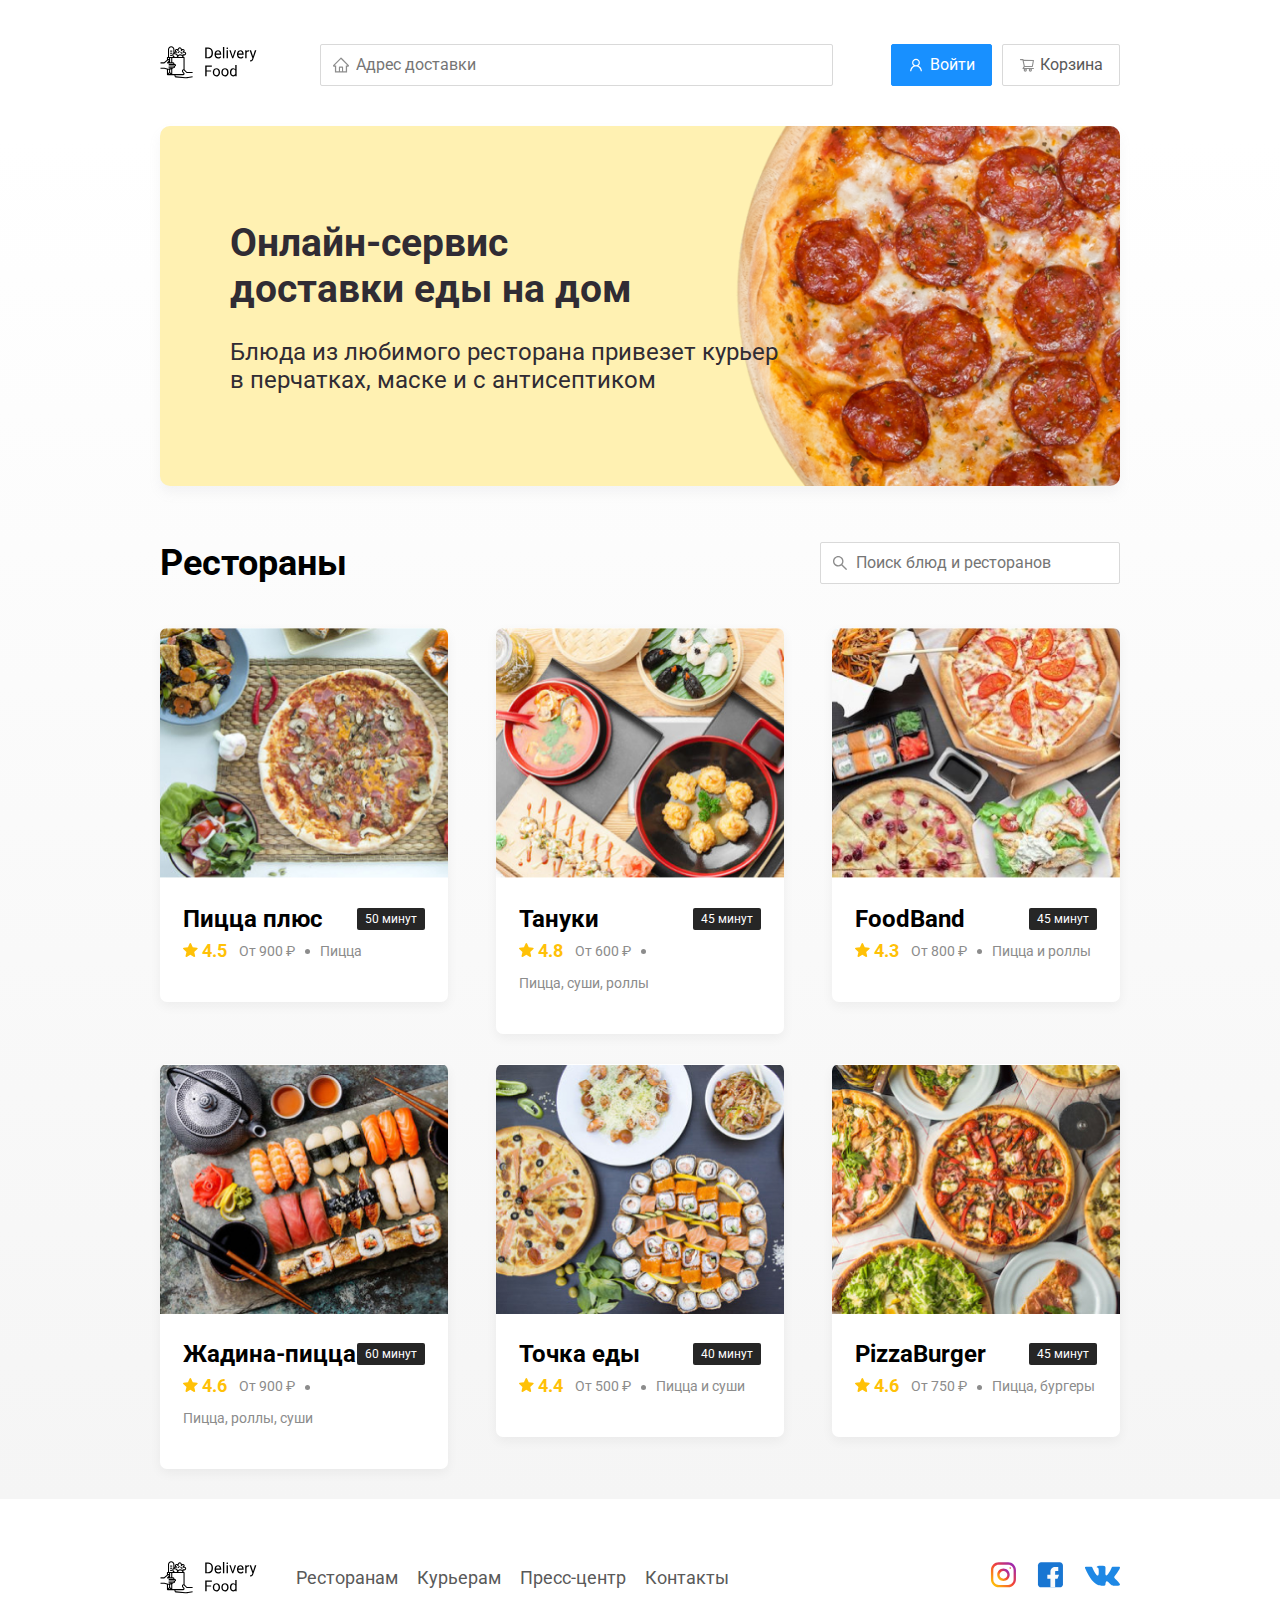
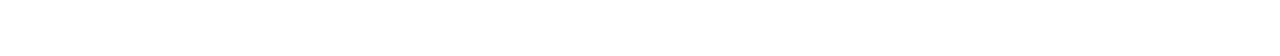
<file: index.html>
<!DOCTYPE html>
<html lang="ru">
<head>
  <meta charset="UTF-8">
  <meta name="viewport" content="width=device-width, initial-scale=1.0">
  <title>Delivery Food - доставка еды на дом</title>
  <link rel="shortcut icon" href="img/favicon.png" type="image/png">
  <link href="https://fonts.googleapis.com/css2?family=Roboto:wght@400;700&display=swap&subset=cyrillic" rel="stylesheet">
  <link rel="stylesheet" href="css/normalize.css">
  <link rel="stylesheet" href="css/style.css">
</head>
<body>
  <div class="container">
    
    <!-- Шапка сайта -->
      <header class="header">
        <!-- Логотип -->
        <a href="index.html" class="logo"><img src="img\logo.svg " alt="Logo "></a>
        <!-- Поле адреса -->
        <input type="text" class="input input-address" placeholder="Адрес доставки">
        <!-- Кнопки -->
        <div class="buttons">
          <button class="button button-primary">
            <img src="img/user.svg" class="button-icon" alt="user">  
            <span button-text>Войти</span>
          </button>
          <button class="button " id="cart-button">
            <img src="img/shopping-cart.svg" class="button-icon" alt="shopping-cart">
            <span class="button-text">Корзина</span>
          </button>
        </div>
      </header>
      <!-- Конец шапки -->
  </div>
  <!-- /. conteiner -->

  <main class="main">
    <div class="container">
            <!-- Раздел PROMO -->
            <section class="promo">
              <h1 class="promo-title">Онлайн-сервис <br> доставки еды на дом</h1>
              <p class="promo-text">Блюда из любимого ресторана привезет курьер в перчатках, маске и с антисептиком</p>
            </section>

            <!-- Раздел RESTARANS -->
            <section class="restaurants">
              <section class="section-heading">
                <h2 class="section-title">Рестораны</h2>
                <input type="text" class="input input-search" placeholder="Поиск блюд и ресторанов">
              </section>

              <div class="cards">
                <a href="restaurant.html" class="card">
                  <img src="img/image.jpg" alt="image" class="card-image">
                  <div class="card-text">
                    <div class="card-heading">
                      <h3 class="card-title">Пицца плюс</h3>
                      <span class="card-tag tag">50 минут</span>
                    </div>
                    <!-- /.card-heading -->

                    <div class="card-info">
                      <div class="rating">
                        <img src="img/ratting.svg" alt="ratting" class="ratting-star">
                        4.5
                      </div>
                      <div class="price">От 900 ₽</div>
                      <div class="category">Пицца</div>
                    </div>
                    <!-- /.card-info -->
                  </div>
                </a>
                <!-- /.card -->

                <a href="restaurant.html" class="card">
                  <img src="img/image2.jpg" alt="image" class="card-image">
                  <div class="card-text">
                    <div class="card-heading">
                      <h3 class="card-title">Тануки</h3>
                      <span class="card-tag tag">45 минут</span>
                    </div>
                    <!-- /.card-heading -->

                    <div class="card-info">
                      <div class="rating"><img src="img/ratting.svg" alt="ratting" class="ratting-star">
                        4.8</div>
                      <div class="price">От 600 ₽</div>
                      <div class="category">Пицца, суши, роллы</div>
                    </div>
                    <!-- /.card-info -->
                  </div>
                </a>
                <!-- /.card -->

                <a href="restaurant.html" class="card">
                  <img src="img/image3.jpg" alt="image" class="card-image">
                  <div class="card-text">
                    <div class="card-heading">
                      <h3 class="card-title">FoodBand</h3>
                      <span class="card-tag tag">45 минут</span>
                    </div>
                    <!-- /.card-heading -->

                    <div class="card-info">
                      <div class="rating"><img src="img/ratting.svg" alt="ratting" class="ratting-star">
                        4.3</div>
                      <div class="price">От 800 ₽</div>
                      <div class="category">Пицца и роллы</div>
                    </div>
                    <!-- /.card-info -->
                  </div>
                </a>
                <!-- /.card -->

                <a href="restaurant.html" class="card">
                  <img src="img/image4.jpg" alt="image" class="card-image">
                  <div class="card-text">
                    <div class="card-heading">
                      <h3 class="card-title">Жадина-пицца</h3>
                      <span class="card-tag tag">60 минут</span>
                    </div>
                    <!-- /.card-heading -->

                    <div class="card-info">
                      <div class="rating"><img src="img/ratting.svg" alt="ratting" class="ratting-star">
                        4.6</div>
                      <div class="price">От 900 ₽</div>
                      <div class="category">Пицца, роллы, суши</div>
                    </div>
                    <!-- /.card-info -->
                  </div>
                </ф>
                <!-- /.card -->

                <a href="restaurant.html" class="card">
                  <img src="img/image5.jpg" alt="image" class="card-image">
                  <div class="card-text">
                    <div class="card-heading">
                      <h3 class="card-title">Точка еды</h3>
                      <span class="card-tag tag">40 минут</span>
                    </div>
                    <!-- /.card-heading -->

                    <div class="card-info">
                      <div class="rating"><img src="img/ratting.svg" alt="ratting" class="ratting-star">
                        4.4</div>
                      <div class="price">От 500 ₽</div>
                      <div class="category">Пицца и суши</div>
                    </div>
                    <!-- /.card-info -->
                  </div>
                </a>
                <!-- /.card -->

                <a href="restaurant.html" class="card">
                  <img src="img/image6.jpg" alt="image" class="card-image">
                  <div class="card-text">
                    <div class="card-heading">
                      <h3 class="card-title">PizzaBurger</h3>
                      <span class="card-tag tag">45 минут</span>
                    </div>
                    <!-- /.card-heading -->

                    <div class="card-info">
                      <div class="rating"><img src="img/ratting.svg" alt="ratting" class="ratting-star">
                        4.6</div>
                      <div class="price">От 750 ₽</div>
                      <div class="category">Пицца, бургеры</div>
                    </div>
                    <!-- /.card-info -->
                  </div>
                </a>
                <!-- /.card -->

              </div>
              <!-- /.cards -->
            </section>
    </div>
    <!-- /. container -->
  </main>  

  <footer class="footer">
    <div class="container">
      <div class="footer-block">
        <img src="img/logo.svg" alt="logo" class="logo footer-logo">
        <nav class="footer-nav">
          <a href="#" class="footer-link">Ресторанам</a>
          <a href="#" class="footer-link">Курьерам</a>
          <a href="#" class="footer-link">Пресс-центр</a>
          <a href="#" class="footer-link">Контакты</a>
        </nav>
        <div class="social-links">
          <a href="#" class="social-link"><img src="img/instagram.svg" alt="instagram"></a>
          <a href="#" class="social-link"><img src="img/facebook.svg" alt="facebook"></a>
          <a href="#" class="social-link"><img src="img/vk.svg" alt="vk"></a>
        </div>
        <!-- /.social-links -->
      </div>
      <!-- /.footerblock -->
    </div>
    <!-- /.container -->
  </footer>

    <div class="modal">
      <div class="modal-dialog">
        <div class="modal-header">
          <h3 class="modal-title">Корзина</h3>
          <button class="close">&times;</button>
        </div>
        <div class="modal-body">
          <div class="food-row">
            <span class="food-name">Ролл угорь стандарт</span>
            <strong class="food-price">250 ₽</strong>
            <div class="food-counter">
              <button class="counter-button">-</button>
              <span class="counter">1</span>
              <button class="counter-button">+</button>
            </div>
          </div>

          <div class="food-row">
            <span class="food-name">Ролл угорь стандарт</span>
            <strong class="food-price">250 ₽</strong>
            <div class="food-counter">
              <button class="counter-button">-</button>
              <span class="counter">1</span>
              <button class="counter-button">+</button>
            </div>
          </div>

          <div class="food-row">
            <span class="food-name">Ролл угорь стандарт</span>
            <strong class="food-price">250 ₽</strong>
            <div class="food-counter">
              <button class="counter-button">-</button>
              <span class="counter">1</span>
              <button class="counter-button">+</button>
            </div>
          </div>

          <div class="food-row">
            <span class="food-name">Ролл угорь стандарт</span>
            <strong class="food-price">250 ₽</strong>
            <div class="food-counter">
              <button class="counter-button">-</button>
              <span class="counter">1</span>
              <button class="counter-button">+</button>
            </div>
          </div>
        </div>

        <div class="modal-footer">
          <span class="modal-price-tag">1250 ₽</span>
          <div class="footer-buttons">
            <button class="button button-primary">Оформить заказ</button>
            <button class="button">Отмена</button>
          </div>
        </div>
      </div>
      <!-- /.modal-dialog -->
    </div>

  <script src="js/main.js"></script>
</body>
</html>
</file>
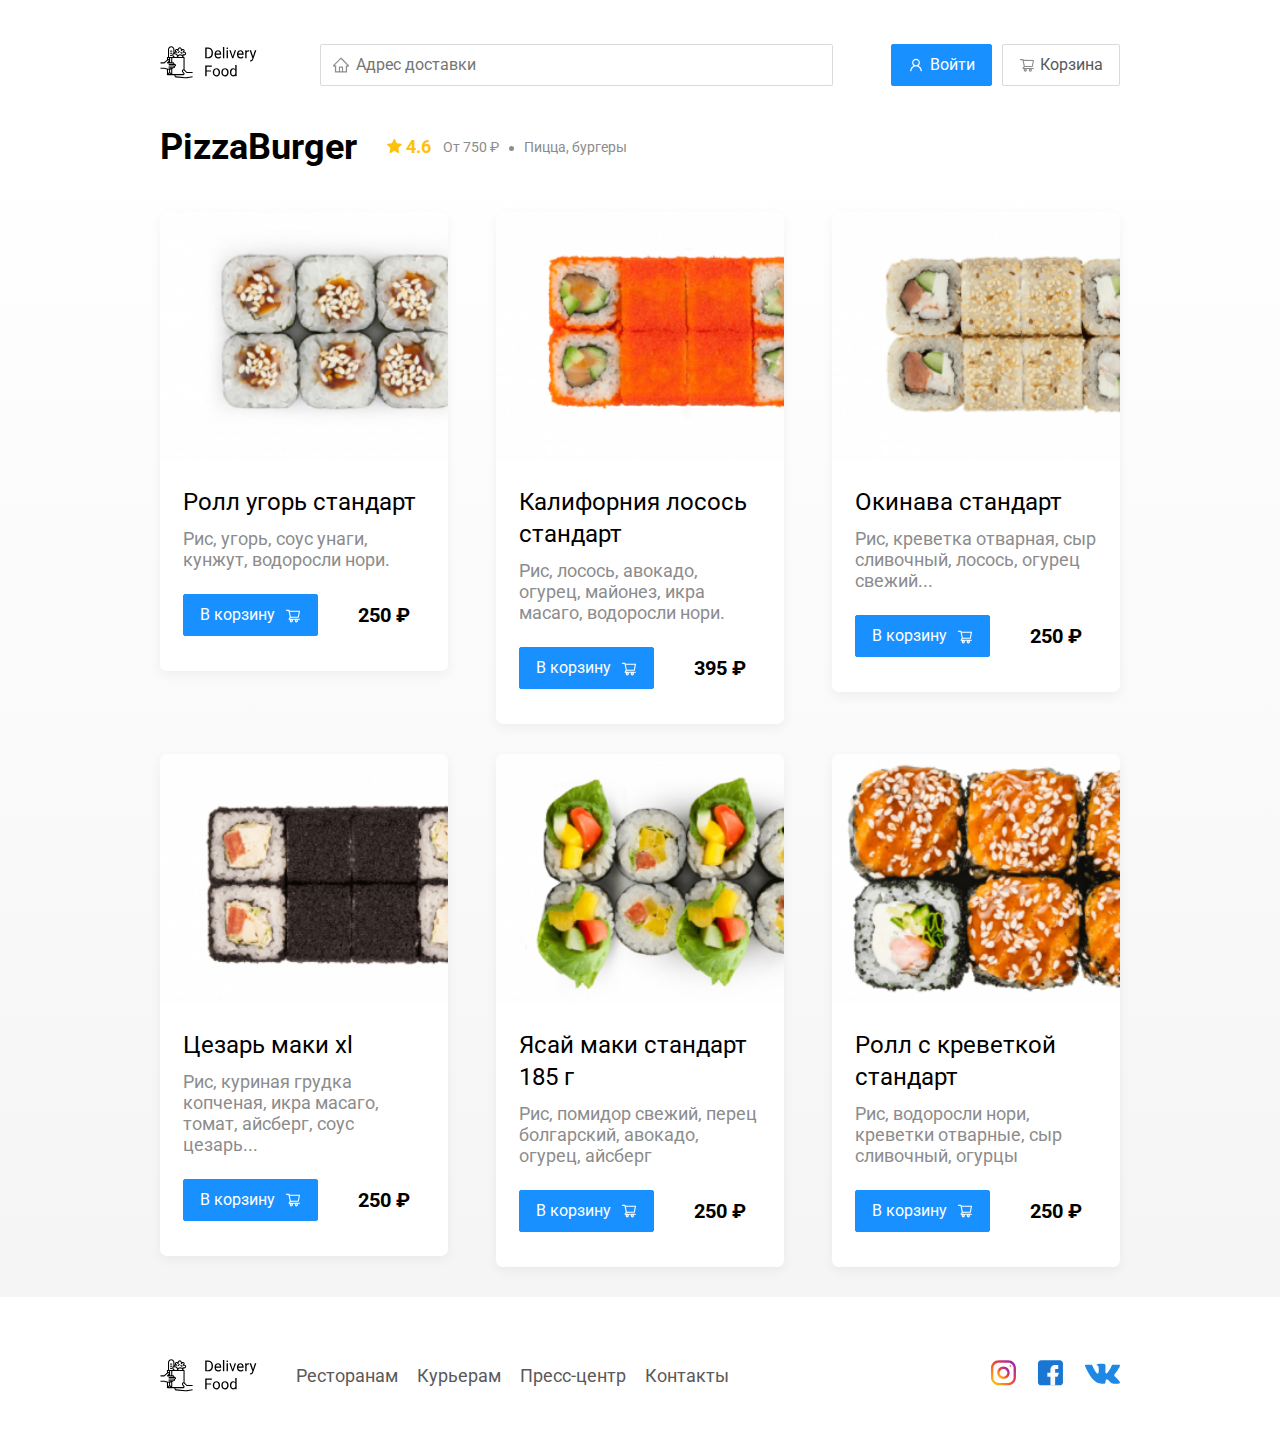
<file: restaurant.html>
<!DOCTYPE html>
<html lang="ru">
<head>
  <meta charset="UTF-8">
  <meta name="viewport" content="width=device-width, initial-scale=1.0">
  <title>PizzaBurger - доставка еды на дом</title>
  <link rel="shortcut icon" href="img/favicon.png" type="image/png">
  <link href="https://fonts.googleapis.com/css2?family=Roboto:wght@400;700&display=swap&subset=cyrillic" rel="stylesheet">
  <link rel="stylesheet" href="css\normalize.css">
  <link rel="stylesheet" href="css/style.css">
</head>
<body>
  <div class="container">
    
    <!-- Шапка сайта -->
      <header class="header">
        <!-- Логотип -->
        <a href="index.html"><img src="img\logo.svg" alt="Logo" class="logo"></a>
        <!-- Поле адреса -->
        <input type="text" class="input input-address" placeholder="Адрес доставки">
        <!-- Кнопки -->
        <div class="buttons">
          <button class="button button-primary">
            <img src="img/user.svg" class="button-icon" alt="user">  
            <span button-text>Войти</span>
          </button>
          <button class="button" id="cart-button">
            <img src="img/shopping-cart.svg" class="button-icon" alt="shopping-cart">
            <span class="button-text">Корзина</span>
          </button>
        </div>
      </header>
      <!-- Конец шапки -->
  </div>
  <!-- /. conteiner -->

  <main class="main">
    <div class="container">


            <!-- Раздел RESTARANS -->
            <section class="restaurants">
              <section class="section-heading">
                <h2 class="section-title">PizzaBurger</h2>
                  <div class="card-info">
                    <div class="rating"><img src="img/ratting.svg" alt="ratting" class="ratting-star">
                      4.6</div>
                    <div class="price">От 750 ₽</div>
                    <div class="category">Пицца, бургеры</div>
                  </div>
              </section>

              <div class="cards">
                <div class="card">
                  <img src="img/restauran1.jpg" alt="image" class="card-image">
                  <div class="card-text">
                    <div class="card-heading">
                      <h3 class="card-title card-title-reg">Ролл угорь стандарт</h3>
                    </div>
                    <!-- /.card-heading -->

                    <div class="card-info">
                      <div class="ingredients">Рис, угорь, соус унаги, кунжут, водоросли нори.</div>
                    </div>
                    <!-- /.card-info -->
                    <div class="card-buttons">
                      <button class="button button-primary">
                        <span class="button-card-text">В корзину</span>
                        <img src="img/shopping-cart-white.svg" alt="shopping-cart" class="button-card-image">
                      </button>
                      <strong class="card-price-bold">250 ₽</strong>
                    </div>
                    
                  </div>
                </div>
                <!-- /.card -->

                <div class="card">
                  <img src="img/restauran2.jpg" alt="image" class="card-image">
                  <div class="card-text">
                    <div class="card-heading">
                      <h3 class="card-title card-title-reg">Калифорния лосось стандарт</h3>
                    </div>
                    <!-- /.card-heading -->

                    <div class="card-info">
                      <div class="ingredients">Рис, лосось, авокадо, огурец, майонез, икра масаго, водоросли нори.</div>
                    </div>
                    <!-- /.card-info -->
                    <div class="card-buttons">
                      <button class="button button-primary">
                        <span class="button-card-text">В корзину</span>
                        <img src="img/shopping-cart-white.svg" alt="shopping-cart" class="button-card-image">
                      </button>
                      <strong class="card-price-bold">395 ₽</strong>
                    </div>

                  </div>
                </div>
                <!-- /.card -->

                <div class="card">
                  <img src="img/restauran3.jpg" alt="image" class="card-image">
                  <div class="card-text">
                    <div class="card-heading">
                      <h3 class="card-title card-title-reg">Окинава стандарт</h3>
                    </div>
                    <!-- /.card-heading -->

                    <div class="card-info">
                      <div class="ingredients"> Рис, креветка отварная, сыр сливочный, лосось, огурец свежий...</div>
                    </div>
                    <!-- /.card-info -->
                    <div class="card-buttons">
                      <button class="button button-primary">
                        <span class="button-card-text">В корзину</span>
                        <img src="img/shopping-cart-white.svg" alt="shopping-cart" class="button-card-image">
                      </button>
                      <strong class="card-price-bold">250 ₽</strong>
                    </div>

                  </div>
                </div>
                <!-- /.card -->

                <div class="card">
                  <img src="img/restauran4.jpg" alt="image" class="card-image">
                  <div class="card-text">
                    <div class="card-heading">
                      <h3 class="card-title card-title-reg">Цезарь маки хl</h3>
                    </div>
                    <!-- /.card-heading -->

                    <div class="card-info">
                      <div class="ingredients">Рис, куриная грудка копченая, икра масаго, томат, айсберг, соус цезарь...
                      </div>
                    </div>
                    <!-- /.card-info -->
                    <div class="card-buttons">
                      <button class="button button-primary">
                        <span class="button-card-text">В корзину</span>
                        <img src="img/shopping-cart-white.svg" alt="shopping-cart" class="button-card-image">
                      </button>
                      <strong class="card-price-bold">250 ₽</strong>
                    </div>

                  </div>
                </div>
                <!-- /.card -->

                <div class="card">
                  <img src="img/restauran5.jpg" alt="image" class="card-image">
                  <div class="card-text">
                    <div class="card-heading">
                      <h3 class="card-title card-title-reg">Ясай маки стандарт 185 г</h3>
                    </div>
                    <!-- /.card-heading -->

                    <div class="card-info">
                      <div class="ingredients">Рис, помидор свежий, перец болгарский, авокадо, огурец, айсберг</div>
                    </div>
                    <!-- /.card-info -->
                    <div class="card-buttons">
                      <button class="button button-primary">
                        <span class="button-card-text">В корзину</span>
                        <img src="img/shopping-cart-white.svg" alt="shopping-cart" class="button-card-image">
                      </button>
                      <strong class="card-price-bold">250 ₽</strong>
                    </div>

                  </div>
                </div>
                <!-- /.card -->

                <div class="card">
                  <img src="img/restauran6.jpg" alt="image" class="card-image">
                  <div class="card-text">
                    <div class="card-heading">
                      <h3 class="card-title card-title-reg">Ролл с креветкой стандарт</h3>
                    </div>
                    <!-- /.card-heading -->

                    <div class="card-info">
                      <div class="ingredients">Рис, водоросли нори, креветки отварные, сыр сливочный, огурцы</div>
                    </div>
                    <!-- /.card-info -->
                    <div class="card-buttons">
                      <button class="button button-primary">
                        <span class="button-card-text">В корзину</span>
                        <img src="img/shopping-cart-white.svg" alt="shopping-cart" class="button-card-image">
                      </button>
                      <strong class="card-price-bold">250 ₽</strong>
                    </div>

                  </div>
                </div>
                <!-- /.card -->

              </div>
              <!-- /.cards -->
            </section>
    </div>
    <!-- /. container -->
  </main>  

  <footer class="footer">
    <div class="container">
      <div class="footer-block">
        <img src="img/logo.svg" alt="logo" class="logo footer-logo">
        <nav class="footer-nav">
          <a href="#" class="footer-link">Ресторанам</a>
          <a href="#" class="footer-link">Курьерам</a>
          <a href="#" class="footer-link">Пресс-центр</a>
          <a href="#" class="footer-link">Контакты</a>
        </nav>
        <div class="social-links">
          <a href="#" class="social-link"><img src="img/instagram.svg" alt="instagram"></a>
          <a href="#" class="social-link"><img src="img/facebook.svg" alt="facebook"></a>
          <a href="#" class="social-link"><img src="img/vk.svg" alt="vk"></a>
        </div>
        <!-- /.social-links -->
      </div>
      <!-- /.footerblock -->
    </div>
    <!-- /.container -->
  </footer>

  <div class="modal">
    <div class="modal-dialog">
      <div class="modal-header">
        <h3 class="modal-title">Корзина</h3>
        <button class="close">&times;</button>
      </div>
      <div class="modal-body">
        <div class="food-row">
          <span class="food-name">Ролл угорь стандарт</span>
          <strong class="food-price">250 ₽</strong>
          <div class="food-counter">
            <button class="counter-button">-</button>
            <span class="counter">1</span>
            <button class="counter-button">+</button>
          </div>
        </div>

        <div class="food-row">
          <span class="food-name">Ролл угорь стандарт</span>
          <strong class="food-price">250 ₽</strong>
          <div class="food-counter">
            <button class="counter-button">-</button>
            <span class="counter">1</span>
            <button class="counter-button">+</button>
          </div>
        </div>

        <div class="food-row">
          <span class="food-name">Ролл угорь стандарт</span>
          <strong class="food-price">250 ₽</strong>
          <div class="food-counter">
            <button class="counter-button">-</button>
            <span class="counter">1</span>
            <button class="counter-button">+</button>
          </div>
        </div>

        <div class="food-row">
          <span class="food-name">Ролл угорь стандарт</span>
          <strong class="food-price">250 ₽</strong>
          <div class="food-counter">
            <button class="counter-button">-</button>
            <span class="counter">1</span>
            <button class="counter-button">+</button>
          </div>
        </div>
      </div>

      <div class="modal-footer">
        <span class="modal-price-tag">1250 ₽</span>
        <div class="footer-buttons">
          <button class="button button-primary">Оформить заказ</button>
          <button class="button">Отмена</button>
        </div>
      </div>
    </div>
    <!-- /.modal-dialog -->
  </div>

  <script src="js/main.js"></script>
</body>
</html>
</file>
<file: css/style.css>
*{
  box-sizing: border-box;
}

body{
  padding-top: 44px;
  font-family: 'Roboto', sans-serif;
}

.container{
  max-width: 1200px;
  margin: auto;
}

/* Блок HEADER */
.header{
  display: flex;
  align-items: center;
  justify-content: space-between;
  margin-bottom: 40px;
}

.input{
  background: #FFFFFF;
  border: 1px solid #D9D9D9;
  border-radius: 2px;
  font-size: 16px;
  line-height: 24px;
  padding: 8px;
  padding-left: 35px;
  background-repeat: no-repeat;
  background-position: left 11px center;
}

.input-address {
  flex: 0.8;
  background-image: url(../img/home.svg);
}
.input-search{
  width: 300px;
  background-image: url(../img/search.svg);
  margin-left: auto;
}

.buttons{
  display: flex;
  align-items: center;
}

.button{
  display: flex;
  align-items: center;
  padding:8px 16px;
  background: #FFFFFF;
  border: 1px solid #D9D9D9;
  box-sizing: border-box;
  box-shadow: 0px 0px 2px rgba(0, 0, 0, 0.0015);
  border-radius: 2px;
  color: #595959;
  font-size: 16px;
  line-height: 24px;
}

.button-primary{
  background: #1890FF;
  border: 1px solid #1890FF;
  color: #fff;
  margin-right: 10px;
}

.button-card-text{
  margin-right: 10px;
}

.button-icon{
  margin-right: 6px;
}


/* Блок PROMO */
.promo{
  box-shadow: 0px 7px 12px rgba(158, 158, 163, 0.1);
  background:#FFF1B2 url(../img/promo-image.png) no-repeat top -112px right -197px / 807px;
  border-radius: 10px;
  padding: 68px 70px;
  margin-bottom: 56px;
}

.promo-title{
  font-style: normal;
  font-weight: bold;
  font-size: 39px;
  line-height: 46px;
  color: #302C34;
}

.promo-text{
  max-width: 548px;
  font-style: normal;
  font-weight: normal;
  font-size: 24px;
  line-height: 28px;
  color: #302C34;
}

/* SECTION RESTAURANS */
.section-heading{
  display: flex;
  align-items: center;
  margin-bottom: 44px;
}

.section-title{
  font-style: normal;
  font-weight: bold;
  font-size: 36px;
  line-height: 42px;
  margin: 0;
  color: #000000;
  margin-right: 30px;
}

.cards{
  display: flex;
  align-items: flex-start;
  flex-wrap: wrap;
  justify-content: space-between;
}

.card{
  background: #FFFFFF;
  box-shadow: 0px 4px 12px rgba(0, 0, 0, 0.05);
  border-radius: 7px;
  overflow: hidden;
  margin-bottom: 30px;
  flex-basis: 30%;
  text-decoration: none;
  color: #000;
}

.card-image{
  width: 380px;
  height: 250px;
  object-fit: cover;
}

.card-text{
  padding-top: 20px;
  padding-bottom: 35px;
  padding-left: 23px;
  padding-right: 23px;
}

.card-heading{
  display: flex;
  align-items: center;
  justify-content: space-between;
}

.card-title{
  margin: 0;
  font-style: normal;
  font-weight: bold;
  font-size: 24px;
  line-height: 32px;
}

.card-title-reg{
  font-weight: 400;
}

.card-tag{
  font-style: normal;
  font-weight: normal;
  font-size: 12px;
  line-height: 20px;
  color: #FFFFFF;
  background: #262626;
  border-radius: 2px;
  padding: 1px 8px;
}

.card-info{
  display: flex;
  align-items: center;
  flex-wrap: wrap;

}

.card-buttons{
  display: flex;
  align-items: center;
  margin-top: 24px;
}

.card-price-bold{
  font-weight: bold;
  font-size: 20px;
  line-height: 32px;
  margin-left: 30px;
}

.rating{
  margin-right: 26px;
  color: #FFC107;
  font-style: normal;
  font-weight: bold;
  font-size: 18px;
  line-height: 32px;
}

.price, .category{
  font-style: normal;
  font-weight: normal;
  font-size: 18px;
  line-height: 32px;
  color: #8C8C8C;
}

.price{
  margin-right: 10px;
}

.ingredients{
  margin-top: 10px;
  font-size: 18px;
  line-height: 21px;
  color: #8C8C8C;
}

.category{
  text-overflow: ellipsis;
  overflow: hidden;
  white-space: nowrap;
  max-width: 150px;
}

.price::after{
  content: "";
  width: 5px;
  height: 5px;
  background-color: #8C8C8C;
  display: inline-block;
  vertical-align: middle;
  border-radius: 50%;
  margin-left: 10px;
}

.main{
  background: linear-gradient(180deg, rgba(245, 245, 245, 0) 1.04%, #F5F5F5 100%);
}

.footer-block{
  display: flex;
  align-items: center;
  justify-content: space-between;
  padding: 60px 0;
}

.footer-nav{
  margin-left: 35px;
  margin-right: auto;
}

.footer-link{
  display: inline-block;
  color: #595959;
  font-style: normal;
  font-weight: normal;
  font-size: 18px;
  line-height: 21px;
  text-decoration: none;
}

.footer-link:not(:last-child){
  margin-right: 15px;
}

.social-links{
  display: flex;
  align-items: center;
}

.social-link:not(:last-child){
  margin-right: 21px;
}

.modal{
  position: fixed;
  left: 0;
  top: 0;
  width: 100%;
  height: 100%;
  background: rgba(0, 0, 0, 0.4);
  display: none;
}

.is-open{
  display: flex;
}

.modal-dialog{
  max-width: 780px;
  width: 95%;
  background: #FFFFFF;
  border-radius: 5px;
  margin: auto;
  padding: 40px 45px;
}

.modal-header{
  display: flex;
  align-items: center;
  justify-content: space-between;
  margin-bottom: 45px;
}

.close{
  font-size: 36px;
  border: none;
  background-color: transparent;
}

.modal-title{
  margin: 0;
  font-style: normal;
  font-weight: bold;
  font-size: 36px;
  line-height: 42px;
}

.food-row{
  display: flex;
  align-items: center;
  justify-content: space-between;
  padding-bottom: 8px;
  border-bottom: 1px solid #D9D9D9; 
  margin-bottom: 15px;
}

.food-name{
  font-weight: normal;
  font-size: 18px;
  line-height: 32px;
}

.food-price{
  margin-left: auto;
  margin-right: 47px;
  font-weight: bold;
  font-size: 20px;
  line-height: 32px;
}

.food-counter{
  display: flex;
  align-items: center;
}

.counter-button{
  display: flex;
  align-items: center;
  justify-content: center;
  width: 39px;
  height: 32px;
  background: #FFFFFF;
  border: 1px solid #40A9FF;
  box-sizing: border-box;
  border-radius: 2px;
  font-weight: normal;
  font-size: 14px;
  line-height: 22px;
  color: #40A9FF;
}

.counter{
  font-size: 16px;
  line-height: 24px;
  margin-left: 10px;
  margin-right: 10px;
}

.modal-body{
  margin-bottom: 52px;
}

.modal-footer{
  display: flex;
  align-items: center;
  justify-content: space-between;
}

.footer-buttons{
  display: flex;
  align-items: center;
  align-items: space-between;
}

.modal-price-tag{
  background: #262626;
  border-radius: 5px;
  color: #fff;
  padding: 15px 20px;
  font-size: 20px;
  line-height: 23px;
}

/* MEDIA */
@media (max-width: 1360px){
  .container{
    max-width: 960px;
  }

  .promo{
    background-position: center right -300px;
    background-size: 750px;
  }

  .category, .price{
    font-size: 14px;
  }
  
  .rating{
    margin-right: 12px;
  }
}

@media (max-width: 992px){
  .container{
    max-width: 750px;
  }
  .promo{
    padding: 50px;
    background-size: 500px;
    background-position: center right -170px;
  }
  .promo-text{
    font-size: 18px;
    max-width: 400px;
  }
  .card{
    flex-basis: 49%;
  }
  .footer-link{
    font-size: 16px;
  }
}

@media (max-width: 768px){
  .container{
    max-width: 560px;
  }
  .card-info{
    flex-wrap: wrap;
  }
  .card .rating{
    flex-basis: 100%;
  }
  .card-title{
    font-size: 18px;
  }
  .promo-title{
    font-size: 24px;
    line-height: 1.4;
  }
  .promo{
    background-size: 350px;
    background-position: bottom 50px  right - 200px;
  }
  .promo-text{
    margin-top: 0;
    min-width: 300px;
  }
  .button-primary{
    margin-left: 10px;
  }
  .input-address{
    max-width: 60%;
  }
}


@media (max-width: 578px){
  .container{
    width: 90%;
  }
  .header{
    flex-wrap: wrap;
  }
  .input-address{
    margin-top: 15px;
    order: 5;
    flex: 1;
  }
  .promo{
    background-image: none;
  }
  .promo-title{
    margin-bottom: 10px;
  }
  .section-title{
    font-size: 20px;
  }
  .card{
    flex-basis: 100%;
  }
  .card-image{
    width: 100%;
  }
  .footer-nav{
    margin-left: 0;
    margin-right: 0;
    order: 0;
    display: flex;
    flex-direction: column;
  }
  .footer-logo{
    order: 1;
    margin-right: 15px;
  }
  .social-links{
    order: 2;
  }
  .footer{
    padding: 30px 0;
  }
  .footer-block{
  align-items: flex-start;
  justify-content: space-between;
  }
}

@media (max-width: 480px){
  .button-text{
    display: none;
  }
  .buuton{
    min-width: 40px;
  }

  .promo{
    padding: 20px;
  }
  .footer-block{
    flex-wrap: wrap;
    flex-direction: column;
    align-items: center;
  }
  .footer-logo{
    order: 0;
    margin-bottom: 20px;
  }
  .footer-nav{
    margin-bottom: 20px;
    text-align: center
  }

  .footer-link:not(:last-child){
    margin-right: 0;
  }

  .section-heading{
    flex-wrap: wrap;
  }
}
</file>
